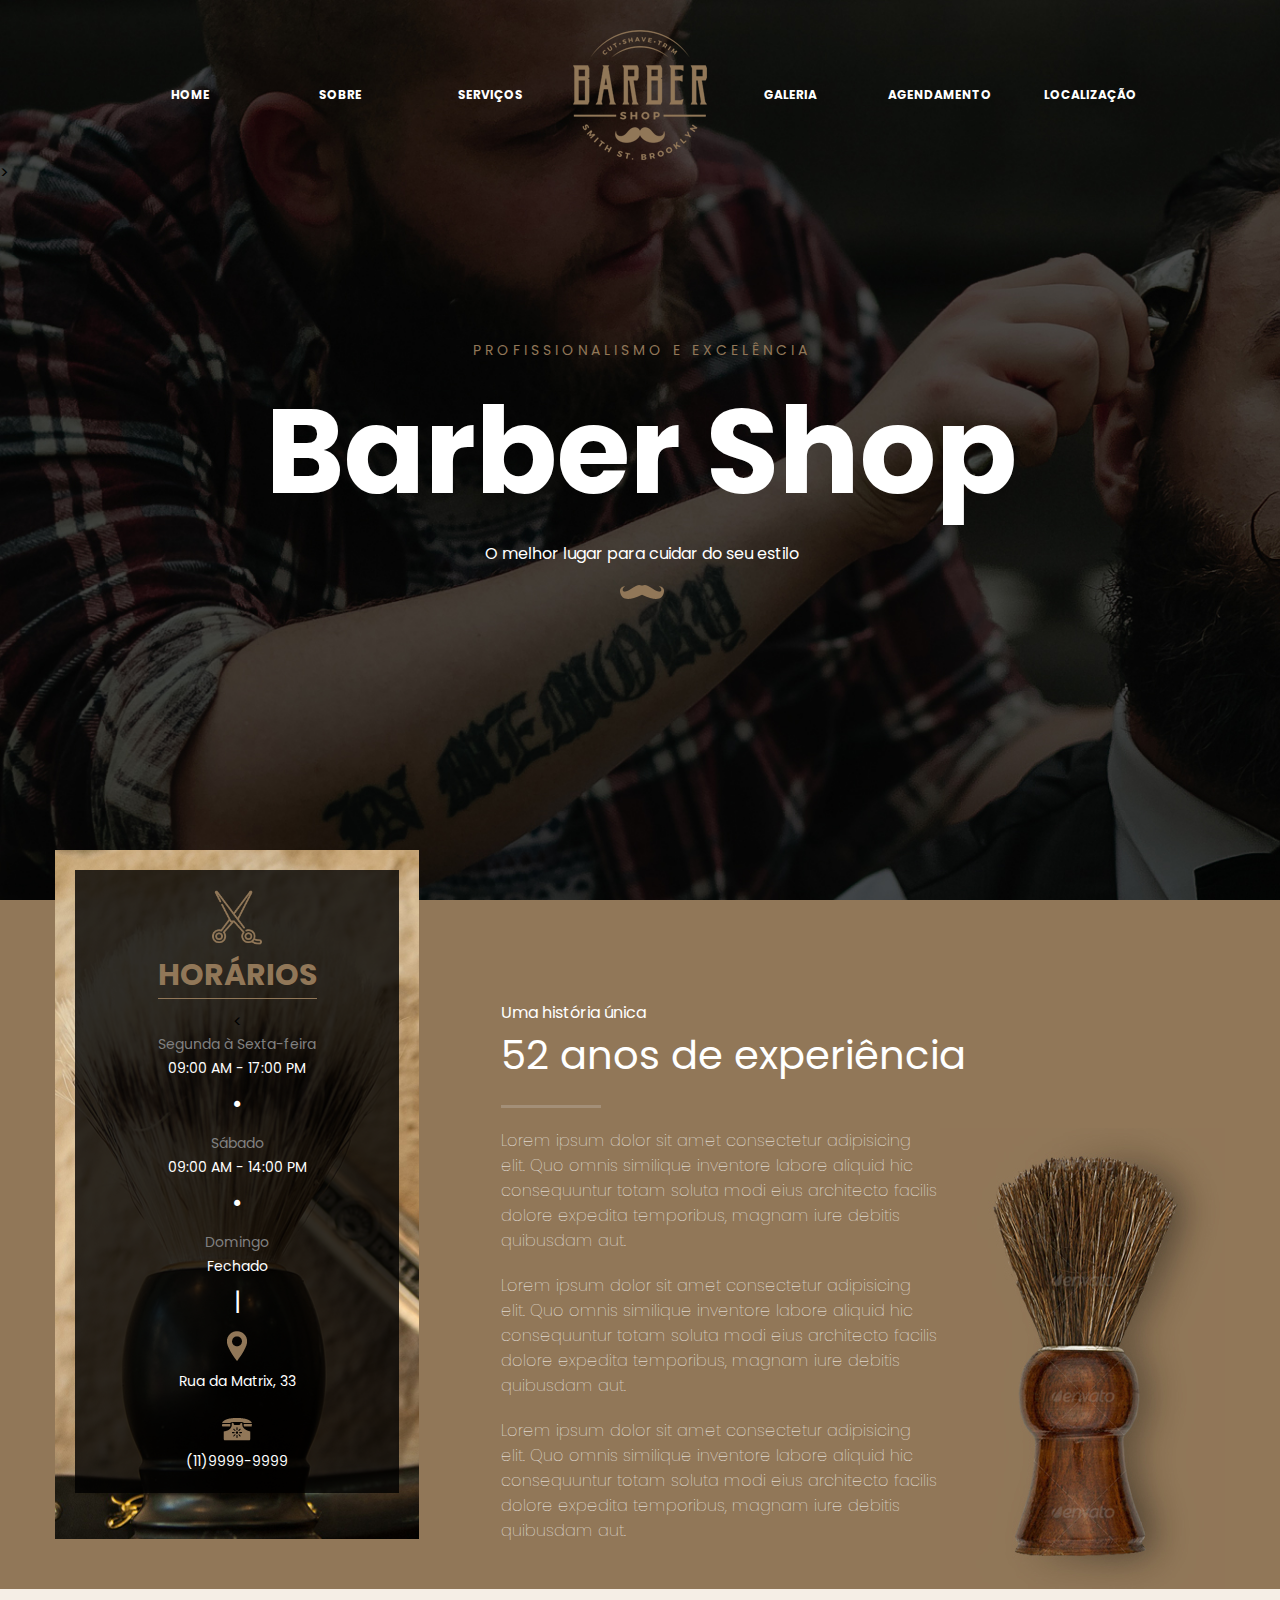
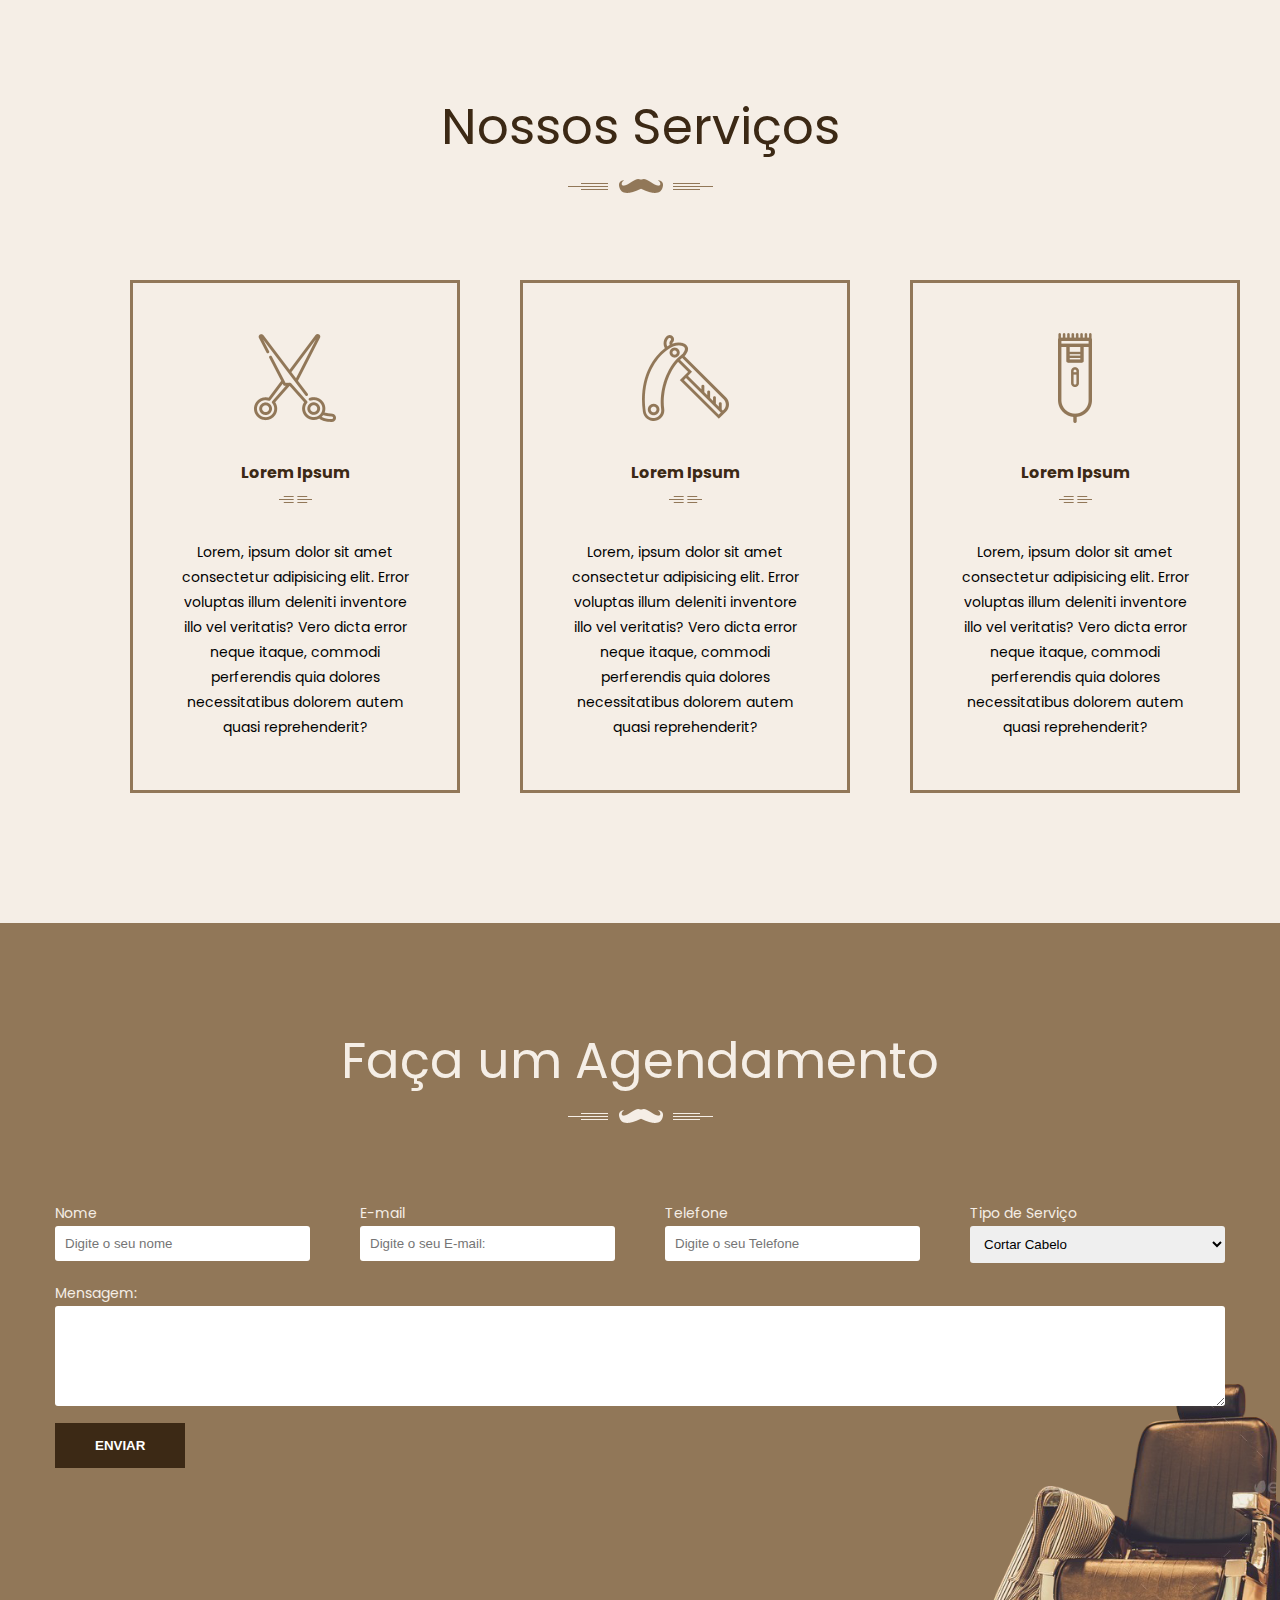
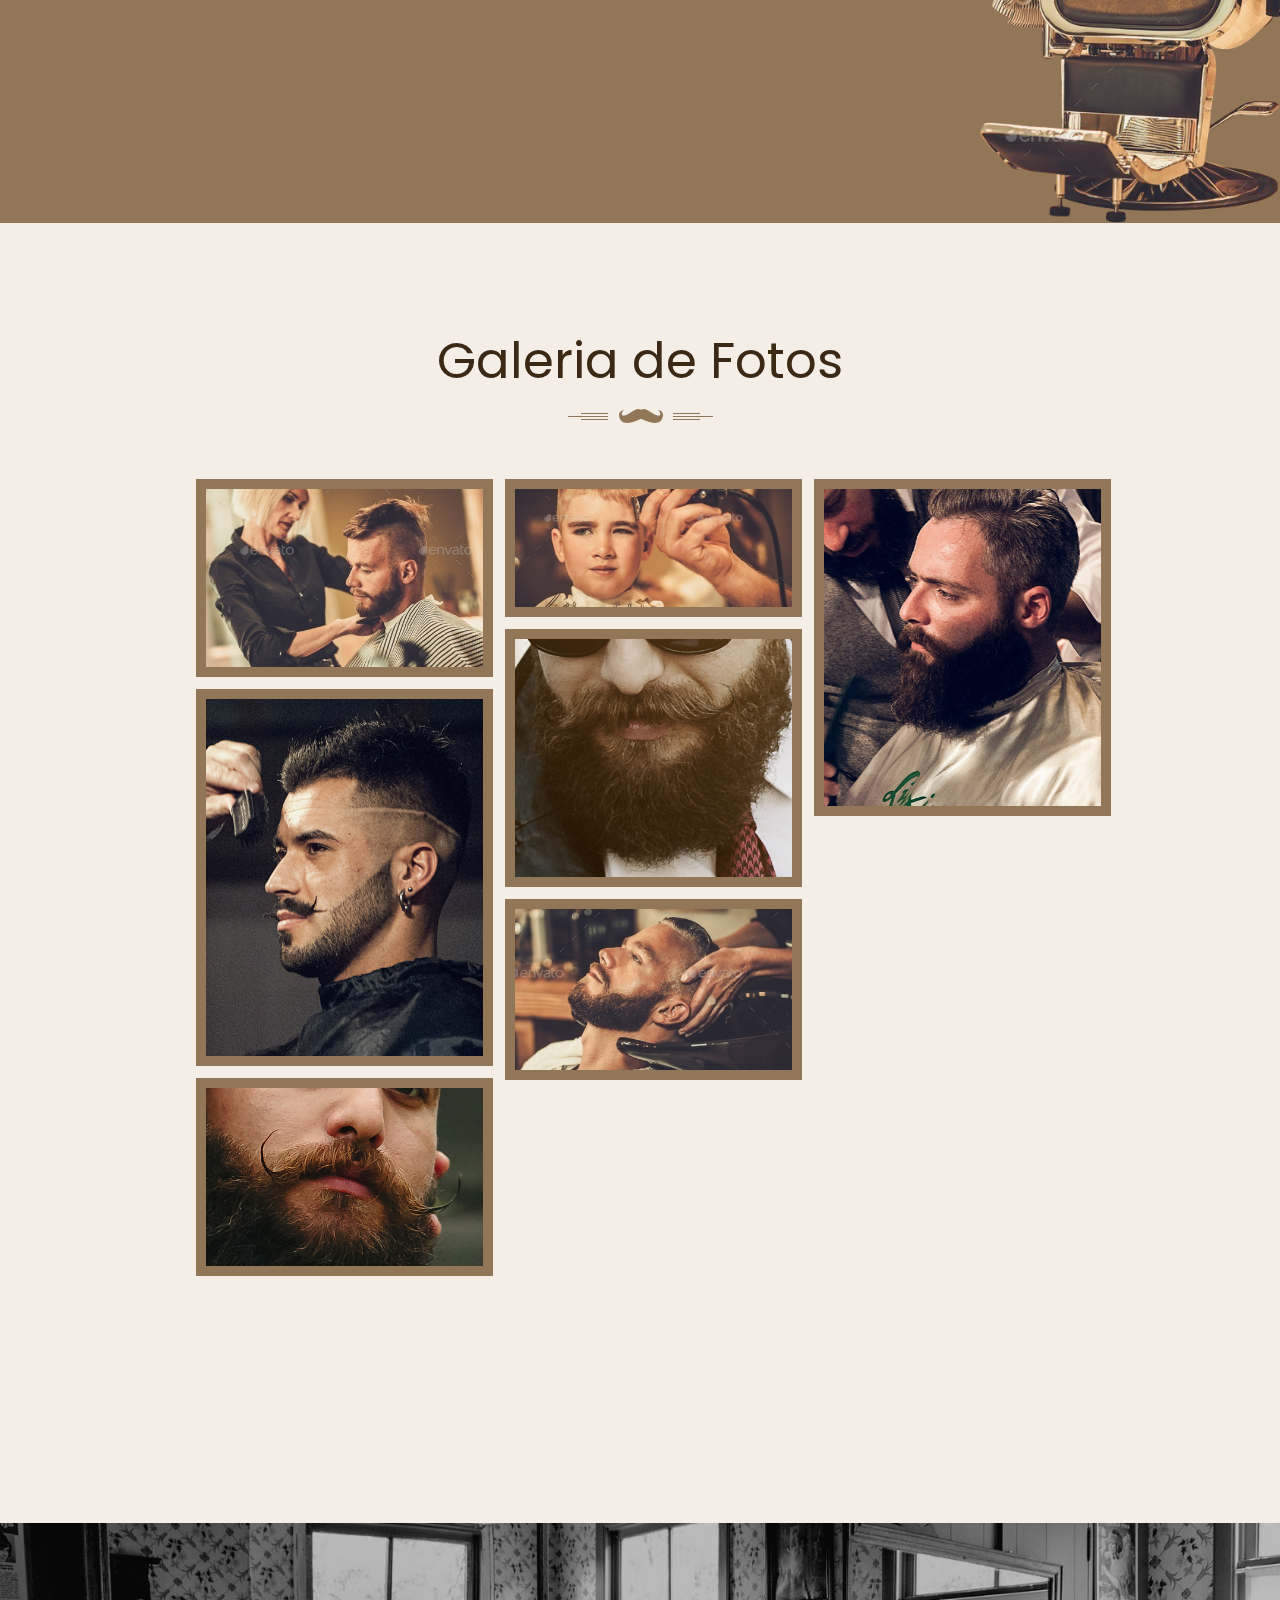
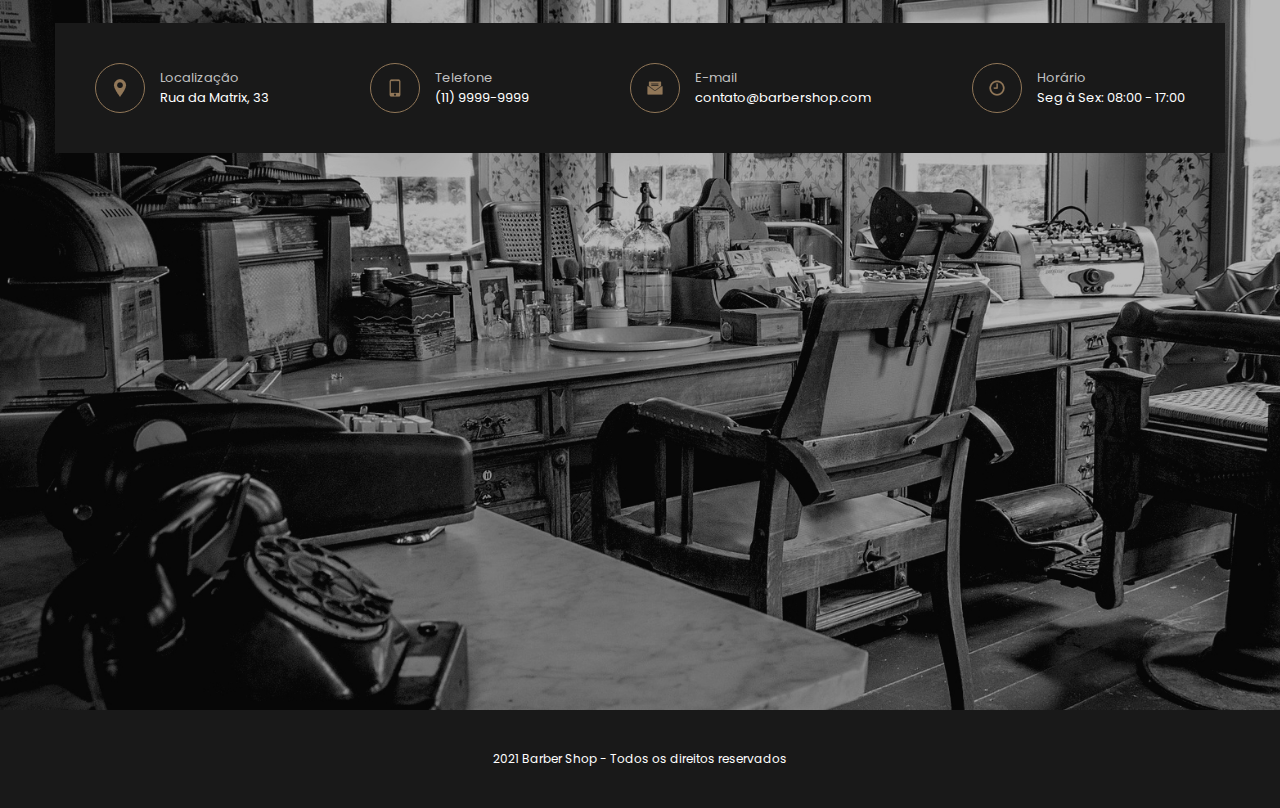
<file: PROJETO- BARBER SHOP/index.html>
<!DOCTYPE html>
<html lang="pt-br">
<head>
    <meta charset="UTF-8">
    <meta http-equiv="X-UA-Compatible" content="IE=edge">
    <meta name="viewport" content="width=device-width, initial-scale=1.0">
    <title>Barber Shop</title>
    <link rel="preconnect" href="https://fonts.googleapis.com">
    <link rel="preconnect" href="https://fonts.gstatic.com" crossorigin>
    <link href="https://fonts.googleapis.com/css2?family=Poppins:wght@100;400;700&display=swap" rel="stylesheet">
    <link rel="stylesheet" href="css/style.css">
</head>
<body>
    
    <section id="home" class="home">
        <header class="header">
            <nav class="nav">
                <ul>
                    <li>
                        <a href="#home">Home</a>
                    </li>
                    <li>
                        <a href="#about">Sobre</a>
                    </li>
                    <li>
                        <a href="#services">Serviços</a>
                    </li>
                    <li>
                        <img src="../PROJETO- BARBER SHOP/images/logo.png" alt="Barber Shop" class="logo">
                    </li>
                    <li>
                        <a href="#gallery">Galeria</a>
                    </li>
                    <li>
                        <a href="#Appointment">Agendamento</a>
                    </li>
                    <li>
                        <a href="#Location">Localização</a>
                    </li>
                </ul>    
            </nav>
        ></header>

        <div class="banner">
            <span class="slogan1"> Profissionalismo e Excelência</span>
            <H1>Barber Shop</H1>
            <span class="slogan2">O melhor lugar para cuidar do seu estilo</span>
            <img src="../PROJETO- BARBER SHOP/images/much-img.png" alt="Barber Shop">
        </div>

    </section>

    <section id="about" class="about">
        <div class="container">
            <div class="timing">
                <div class="overlay">
                    <img src="../PROJETO- BARBER SHOP/images/classic-cut.png" alt="Tesoura" class="icon-cut">
                        <h3>HORÁRIOS</h3>
                        <div class="text"><
                            <h4>Segunda à Sexta-feira</h4>
                            <span>09:00 AM - 17:00 PM</span>
                        </div> 
                        
                        <div class="text">
                            <h4>Sábado</h4>
                            <span>09:00 AM - 14:00 PM</span>
                        </div>

                        <div class="text">
                            <h4>Domingo</h4>
                            <span>Fechado</span>
                        </div>

                        <img src="../PROJETO- BARBER SHOP/images/loc-ic.png" alt="Localização">
                        <br>
                        <span>Rua da Matrix, 33</span>
                        <br> <br>
                        <img src="../PROJETO- BARBER SHOP/images/phone-ic.png" alt="Telefone">
                        <br>
                        <span>(11)9999-9999</span>

                </div>
            </div>
            <div class="experience">
                <span>Uma história única</span>
                <h2>52 anos de experiência</h2>

                <div class="text">
                  <div>
                    <p>Lorem ipsum dolor sit amet consectetur adipisicing elit. Quo omnis similique inventore labore aliquid hic consequuntur totam soluta modi eius architecto facilis dolore expedita temporibus, magnam iure debitis quibusdam aut.</p>

                    <p>Lorem ipsum dolor sit amet consectetur adipisicing elit. Quo omnis similique inventore labore aliquid hic consequuntur totam soluta modi eius architecto facilis dolore expedita temporibus, magnam iure debitis quibusdam aut.</p>

                    <p>Lorem ipsum dolor sit amet consectetur adipisicing elit. Quo omnis similique inventore labore aliquid hic consequuntur totam soluta modi eius architecto facilis dolore expedita temporibus, magnam iure debitis quibusdam aut.</p>

                   </div>    
                <img src="images/shave-brush.jpg" alt="52 anos de experiência">
            </div>
                </div>
            </div>
        </div>
    </section>

    <section id="services" class="services">
        <h2>Nossos Serviços</h2>
        <img src="../PROJETO- BARBER SHOP/images/heading-ic.png" alt="Serviços">

        <div class="boxes">
        <div class="container">
                <div class="box">
                    <img src="../PROJETO- BARBER SHOP/images/classic-cut.png" alt="classic cut">
                        <h4>Lorem Ipsum</h4>
                        <img src="../PROJETO- BARBER SHOP/images/head-line-ic.png" alt="Separador">
                        <p>Lorem, ipsum dolor sit amet consectetur adipisicing elit. Error voluptas illum deleniti inventore illo vel veritatis? Vero dicta error neque itaque, commodi perferendis quia dolores necessitatibus dolorem autem quasi reprehenderit?</p>
                    </div>

                    <div class="box">
                        <img src="../PROJETO- BARBER SHOP/images/clipper-cut.png" alt="classic cut">
                        <h4>Lorem Ipsum</h4>
                        <img src="../PROJETO- BARBER SHOP/images/head-line-ic.png" alt="Separador">
                        <p>Lorem, ipsum dolor sit amet consectetur adipisicing elit. Error voluptas illum deleniti inventore illo vel veritatis? Vero dicta error neque itaque, commodi perferendis quia dolores necessitatibus dolorem autem quasi reprehenderit?</p>
                    </div>

                    <div class="box">
                        <img src="../PROJETO- BARBER SHOP/images/razoe-shaver.png" alt="classic cut">
                        <h4>Lorem Ipsum</h4>
                        <img src="../PROJETO- BARBER SHOP/images/head-line-ic.png" alt="Separador">
                        <p>Lorem, ipsum dolor sit amet consectetur adipisicing elit. Error voluptas illum deleniti inventore illo vel veritatis? Vero dicta error neque itaque, commodi perferendis quia dolores necessitatibus dolorem autem quasi reprehenderit?</p>
                    </div>    
                </div>            
        </div>
        </div>
    </section>

    <section id="appointment" class="appointment">
        <div class="container">
            <h2>Faça um Agendamento</h2>
            <img src="../PROJETO- BARBER SHOP/images/heading-ic-white.png" alt="Serviços">

            <form>
                <div class="personal-data">
                    <div class="input-wrapper">
                        <label for=>Nome</label>
                        <input type="text" placeholder="Digite o seu nome">
                    </div>

                    <div class="input-wrapper">
                        <label for=>E-mail</label>
                        <input type="text" placeholder="Digite o seu E-mail:">
                    </div>

                    <div class="input-wrapper">
                        <label for=>Telefone</label>
                        <input type="text" placeholder="Digite o seu Telefone">
                    </div>

                    <div class="input-wrapper">
                        <label for=>Tipo de Serviço</label>
                        <select>
                            <option value="">Cortar Cabelo</option>
                            <option value="">Cortar Cabelo/Barba</option>
                        </select>
                    </div>  
                </div>

                <div>
                    <label class="Input-wrapper">Mensagem:</label>
                    <textarea> </textarea>
                </div>
                <button>Enviar</button>
            </form>

        </div>
    </section>

    <section id="gallery" class="gallery">
        <div class="container">
            <h2>Galeria de Fotos</h2>
            <img src="../PROJETO- BARBER SHOP/images/heading-ic.png" alt="Serviços">

            <div class="gallery-wrapper">
                <div>
                    <img src="images/gallery-img1.png" alt="Galeria">
                </div>
                <div>
                    <img src="images/gallery-img2.png" alt="Galeria">
                </div>
                <div>
                    <img src="images/gallery-img3.png" alt="Galeria">
                </div>
                <div>
                    <img src="images/gallery-img4.png" alt="Galeria">
                </div>
                <div>
                    <img src="images/gallery-img5.png" alt="Galeria">
                </div>
                <div>
                    <img src="images/gallery-img6.png" alt="Galeria">
                </div>
                <div>
                    <img src="images/gallery-img7.png" alt="Galeria">
                </div>


            </div>
        </div>
    </section>

    <section id="location" class="location"> 
        <div class="container">
            <div class="head">
                    <div class="info">
                        <div class="icone">
                            <img src="images/map-img1.png" alt="Localização">
                        </div>
                        <div class="text">
                            <span>Localização</span>
                            <span>Rua da Matrix, 33</span>
                        </div>
                    </div>

                <div class="info">
                    <div class="icone">
                        <img src="images/map-img2.png" alt="Localização">
                    </div>
                    <div class="text">
                        <span>Telefone</span>
                        <span>(11) 9999-9999</span>
                    </div>
                </div>

                <div class="info">
                    <div class="icone">
                        <img src="images/map-img3.png" alt="Localização">
                    </div>
                    <div class="text">
                        <span>E-mail</span>
                        <span>contato@barbershop.com</span>
                    </div>
                </div>

                <div class="info">
                    <div class="icone">
                        <img src="images/map-img4.png" alt="Localização">
                    </div>
                    <div class="text">
                        <span>Horário </span>
                        <span>Seg à Sex: 08:00 - 17:00</span>
                    </div>
                </div>
            </div>  
            <div class="map">
                <iframe src="https://www.google.com/maps/embed?pb=!1m18!1m12!1m3!1d3844.9546101197934!2d-47.60166508514901!3d-15.486873489243035!2m3!1f0!2f0!3f0!3m2!1i1024!2i768!4f13.1!3m3!1m2!1s0x935a702b8a1dcc65%3A0xfc4597825deba006!2sAv.%20Paulista%20-%20Planaltina%2C%20GO!5e0!3m2!1spt-BR!2sbr!4v1631473367974!5m2!1spt-BR!2sbr" width="600" height="450" style="border:0;" allowfullscreen="" loading="lazy"></iframe>
            </div>
        </div>
    </section>

    <footer class="footer">
        2021 Barber Shop - Todos os direitos reservados
    </footer>

</body>
</html>
</file>
<file: PROJETO- BARBER SHOP/css/style.css>
:root {
    --color-primary: #917758;
    --color-secundary: #3c2915;
    --color-primary-light: #f5eee6

}

* {
    margin: 0;
    padding: 0;
    box-sizing: border-box;  
}

body {
    font-family: 'Poppins', sans-serif;
}

.container {
    width: 1170px;
    margin: 0 auto
}

/**************
*     HOME    *
**************/

.home {
    position: relative;
    background-size: cover;
    height: 100vh;
    background-image: url(../images/bg-home.jpg);
    background-attachment: fixed;
}

.home .header {
    padding: 30px 0px
}

.home .header .nav {
    display: flex;
    justify-content: center;
}

.home .header .nav ul {
    display: flex;
    list-style: none;
}

.home .header .nav ul li {
    display: flex;
    justify-content: center;
    align-items: center;
    width: 150px;
}

.home .header .nav ul li a {
    color: white;
    text-transform: uppercase;
    text-decoration: none;
    font-weight: bold;
    font-size: 12px;
    padding: 20px;
}

.home .header .nav ul li a:hover {
    border-bottom: 1px solid var(--color-primary);
    color: var(--color-primary);
}

.home .header .logo {
    margin: 0px 30px;
}

/*********************
*     HOME  BANNER   *
*********************/

.home .banner {
    color: white;
    text-align: center;
    justify-content: center;
    position: absolute;
    /* background-color: rebeccapurple; */
    top: 50%;
    left: 50%;
    width: 757px;
    height: 260px;
    margin-top: -110px;
    margin-left: -377px;
}

.home .banner h1 {
    font-size: 120px;
    
}

.home .banner .slogan1 {
    display: block;
    color: var(--color-primary);
    text-transform: uppercase;
    letter-spacing: 4px;
    font-size: 14px;
}

.home .banner .slogan2 {
    display: block;
    color: white;
    margin-bottom: 15px;
}

/************
*   ABOUT   
*************/

.about {
    background-color: var(--color-primary);
}

.about .container {
    display: flex;
}

.about .timing {
    position: relative;
    top: -50px;
    width: 33%;
    padding: 20px;
    background-image: url(../images/brush-big.jpg);
}

.about .experience {
    width: 66%;
}

.about .timing .overlay {
    padding: 20px 20px;
    background-color: rgba(0, 0, 0, 0.8);
    text-align: center;

}

.about .timing .overlay .icon-cut {
    width: 50px;
}

.about .timing .overlay > h3 {
    color: var(--color-primary);
    text-transform: uppercase;
    border-bottom: 1px solid var(--color-primary);
    width: fit-content;
    margin: 0 auto;
    font-size: 30px;
}

.about .timing .text {
    margin: 10px 0px
}

.about .timing .text:after {
    content: "•";
    display: block;
    color: white;
    font-size: 25px;
    margin-top: 5px;
}

.about .timing .text:last-of-type::after {
    content: "|";
    display: block;
}

.about .timing .overlay .text h4 {
    font-size: 14px;
    color: grey;
    font-weight: 400;
    
}

.about .timing .overlay span {
    color: white;
    font-size: 14px
}

.about .experience {
    width: 66%;
    color: white;
    margin-left: 7%;
    margin-top: 100px;
}

.about .experience h2 {
    font-weight: 400;
    font-size: 40px;
}

.about .experience h2::after {
    display: block;
    content: "";
    width: 100px;
    height: 3px;
    background-color: #a38f78;
    margin: 20px 0px;
}

.about .experience .text {
    display: flex;
    justify-content: space-between;
}

.about .experience .text p {
    margin-bottom: 20px;
    font-weight: 100;
    font-size: 16px;
}


/************
*   SERVICES   
*************/

.services {
    padding: 100px;
    text-align: center;
    background-color: var(--color-primary-light);
}

.services h2 {
    color: var(--color-secundary);
    font-weight: 400;
    font-size: 50px;
    margin-bottom: 10px;
}

.services .boxes .container 
{
    display: flex;
    justify-content: space-between;
    margin-top: 50px;
}

.services .box {
    border: 3px solid var(--color-primary);
    padding: 50px 40px;
    margin: 30px;

}

.services .box h4 {
    color: vaR(--color-secundary);
    margin-top: 30px;
}

.services .box p {
    margin-top: 30px;
    font-size: 14px;
    line-height: 25px;
}

/****************
*   APPOINTMENT   
*****************/

.appointment {
    padding: 100px 0px;
    background-color: var(--color-primary);
    height: 100vh;
    background-image: url(../images/chair-ic.png);
    background-repeat: no-repeat;
    background-position: right bottom;
    background-size: 300px;
}

.appointment h2 {
    color: var(--color-primary-light);
    font-weight: 400;
    font-size: 50px;
    margin-bottom: 10px;
    text-align: center;
}

.appointment img {
    margin: 0 auto;
    display: block;
}

.appointment form {
    margin-top: 80px;
}

.appointment .personal-data {
    display: flex;
    justify-content: space-between;
    margin-bottom: 20px;
}

.appointment label {
    display: block;
    color: var(--color-primary-light);
    margin-bottom: 2px;
    font-size: 14px;
}

.appointment .input-wrapper {
    width: 100%;
    margin-right: 50px;
}

.appointment .input-wrapper:last-child{
    margin-right: 0px;
}

.appointment .personal-data input,
.appointment .personal-data select,
.appointment  textarea {
    padding: 10px 10px;
    outline: none;
    border: none;
    width: 100%;
    border-radius: 3px;
}

.appointment textarea {
    height: 100px;
}

.appointment button {
    background-color: var(--color-secundary);
    color: white;
    padding: 15px 40px;
    margin-top: 10px;
    border: 0px;
    text-transform: uppercase;
    font-weight: bold;
}


/****************
*   GALLERY   
*****************/

.gallery {
    padding: 100px 0px;
    background-color: var(--color-primary-light);
    background-repeat: no-repeat;
    background-position: right bottom;
    background-size: 300px;
}

.gallery h2 {
    color: var(--color-secundary);
    font-weight: 400;
    font-size: 50px;
    margin-bottom: 10px;
    text-align: center;
}

.gallery img {
    margin: 0 auto;
    display: block;
}

.gallery .gallery-wrapper {
    margin: 50px auto;
    height: 100vh;
    display: flex;
    flex-wrap: wrap;
    width: 900px;
    flex-direction: column;
}

.gallery .gallery-wrapper div {
    border: 10px solid var(--color-primary);
    margin: 6px;
    width: 33%;
}

.gallery .gallery-wrapper div img {
    width: 100%;
}

/****************
*   LOCATION   
*****************/

.location {
    padding: 100px 0px;
    background-image: url(../images/bg-location.jpg);
    background-size: cover;
}

.location .head {
    display: flex;
    justify-content: space-between;
    background-color: #191919;
    padding: 40px;
    width: 100%;
}

.location .head .info {
    display: flex;
    align-items: center;
}

.location .head .info .icone {
    margin-right: 15px;
    border: 1px solid var(--color-primary);
    padding: 10px;
    display: flex;
    align-items: center;
    border-radius: 100%;
    width: 50px;
    height: 50px;
    justify-content: center;
}

.location .head .info .text span {
    display: block;
    font-size: 13px;

}

.location .head .info .text span:first-child {
    color: silver;
}

.location .head .info .text span:last-child {
    color: white;
}

.location .map {
    width: 100%;
}

.location .map iframe {
    width: 100%;
}


/****************
*   footer   
*****************/

footer {
    background-color: #191919;
    color: white;
    padding: 40px;
    text-align: center;
    font-size: 12px;
}
</file>
